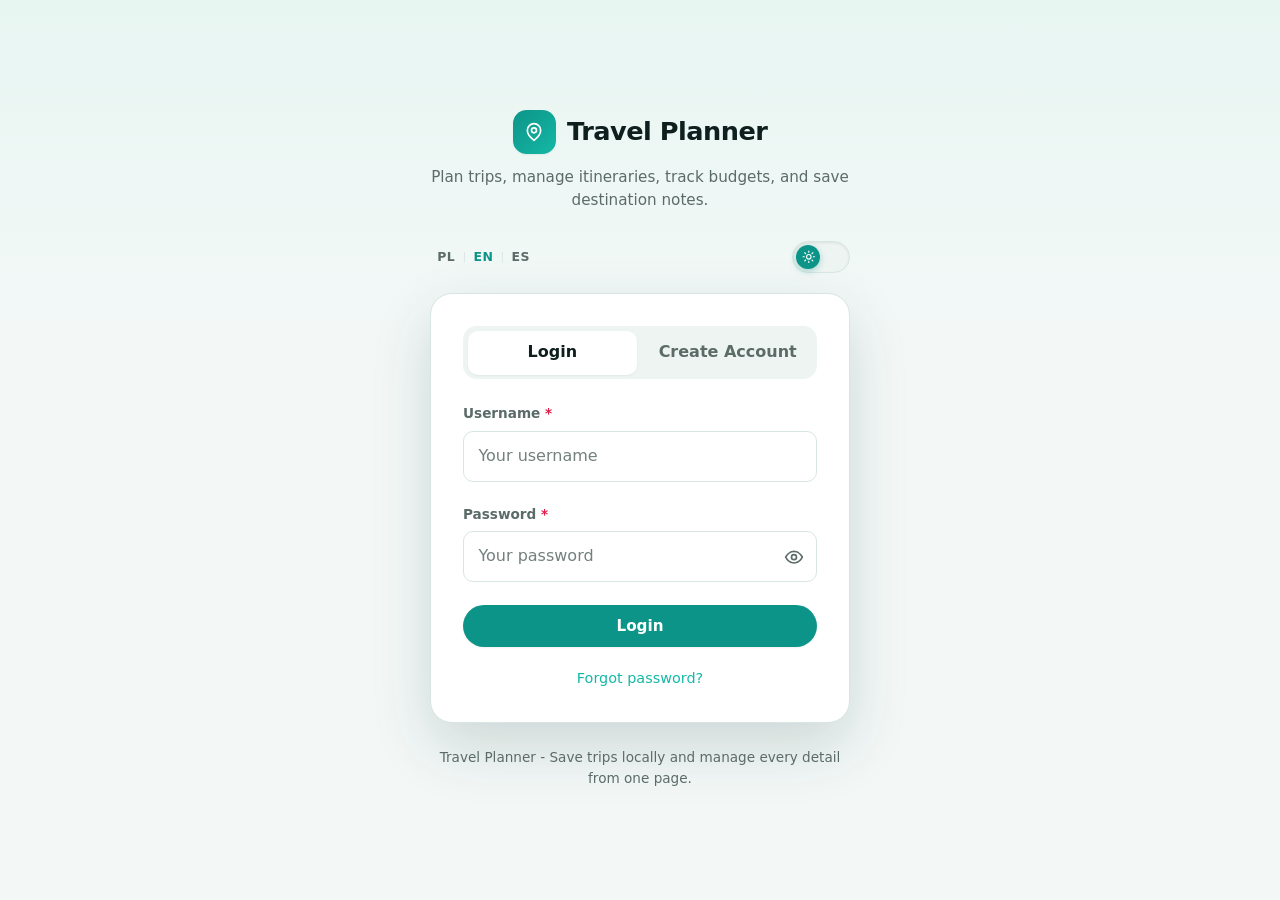
<file: src/main/resources/static/index.html>
<!DOCTYPE html>
<html lang="en">
  <head>
    <meta charset="UTF-8" />
    <meta name="viewport" content="width=device-width, initial-scale=1.0" />
    <title data-i18n="app.title">Travel Planner</title>
    <script>
      (function () {
        var stored = localStorage.getItem("theme");
        var dark =
          stored === "dark" ||
          (stored !== "light" &&
            window.matchMedia("(prefers-color-scheme: dark)").matches);
        document.documentElement.setAttribute("data-theme", dark ? "dark" : "light");
      })();
    </script>
    <link rel="stylesheet" href="css/styles.css?v=3" />
  </head>
  <body>
    <header class="navbar">
      <div class="container navbar-inner">
        <a class="brand" href="index.html">
          <span class="brand-mark">
            <svg class="icon" viewBox="0 0 24 24" fill="none" stroke="currentColor" stroke-width="2" stroke-linecap="round" stroke-linejoin="round">
              <path d="M20 10c0 6-8 12-8 12s-8-6-8-12a8 8 0 0 1 16 0Z" />
              <circle cx="12" cy="10" r="3" />
            </svg>
          </span>
          <span class="brand-text" data-i18n="app.title">Travel Planner</span>
        </a>

        <div class="nav-actions">
          <button id="theme-toggle" class="theme-toggle" type="button" data-theme-toggle data-i18n-title="theme.toggle" title="Toggle theme" aria-label="Toggle theme">
            <span class="theme-toggle-track">
              <span class="theme-toggle-thumb">
                <svg class="theme-toggle-icon theme-toggle-sun" viewBox="0 0 24 24" fill="none" stroke="currentColor" stroke-width="2" stroke-linecap="round" stroke-linejoin="round">
                  <circle cx="12" cy="12" r="4" />
                  <path d="M12 2v2M12 20v2M4.9 4.9l1.4 1.4M17.7 17.7l1.4 1.4M2 12h2M20 12h2M4.9 19.1l1.4-1.4M17.7 6.3l1.4-1.4" />
                </svg>
                <svg class="theme-toggle-icon theme-toggle-moon" viewBox="0 0 24 24" fill="none" stroke="currentColor" stroke-width="2" stroke-linecap="round" stroke-linejoin="round">
                  <path d="M21 12.8A9 9 0 1 1 11.2 3 7 7 0 0 0 21 12.8Z" />
                </svg>
              </span>
            </span>
          </button>

          <div id="language-switch" class="lang-switch">
            <button type="button" class="lang-btn" data-lang="pl">PL</button>
            <span class="lang-sep">|</span>
            <button type="button" class="lang-btn" data-lang="en">EN</button>
            <span class="lang-sep">|</span>
            <button type="button" class="lang-btn" data-lang="es">ES</button>
          </div>

          <span id="username-display" class="username-badge"></span>

          <a class="btn btn-secondary" href="account.html" data-i18n="header.settings">Settings</a>
          <button id="export-data-button" class="btn btn-secondary export-btn" type="button" data-i18n="header.exportTrips">Export Trips</button>
          <button id="logout-button" class="btn btn-ghost" type="button" data-i18n="header.logout">Logout</button>
        </div>
      </div>
    </header>

    <main class="container page">
      <!-- ============================ Dashboard ============================ -->
      <section id="dashboard-view">
        <div class="stats-grid">
          <div class="stat-card active" role="button" tabindex="0" data-filter="all">
            <span class="stat-icon">
              <svg class="icon" viewBox="0 0 24 24" fill="none" stroke="currentColor" stroke-width="2" stroke-linecap="round" stroke-linejoin="round">
                <path d="M20 10c0 6-8 12-8 12s-8-6-8-12a8 8 0 0 1 16 0Z" />
                <circle cx="12" cy="10" r="3" />
              </svg>
            </span>
            <div>
              <div id="stat-trips" class="stat-value">0</div>
              <div class="stat-label" data-i18n="dashboard.stats.totalTrips">Total trips</div>
            </div>
          </div>

          <div class="stat-card" role="button" tabindex="0" data-filter="upcoming">
            <span class="stat-icon">
              <svg class="icon" viewBox="0 0 24 24" fill="none" stroke="currentColor" stroke-width="2" stroke-linecap="round" stroke-linejoin="round">
                <rect x="3" y="4" width="18" height="18" rx="2" />
                <path d="M16 2v4M8 2v4M3 10h18" />
              </svg>
            </span>
            <div>
              <div id="stat-upcoming" class="stat-value">0</div>
              <div class="stat-label" data-i18n="dashboard.stats.upcoming">Upcoming</div>
            </div>
          </div>

          <div class="stat-card" role="button" tabindex="0" data-filter="past">
            <span class="stat-icon">
              <svg class="icon" viewBox="0 0 24 24" fill="none" stroke="currentColor" stroke-width="2" stroke-linecap="round" stroke-linejoin="round">
                <circle cx="12" cy="12" r="10" />
                <path d="M2 12h20M12 2a15.3 15.3 0 0 1 4 10 15.3 15.3 0 0 1-4 10 15.3 15.3 0 0 1-4-10 15.3 15.3 0 0 1 4-10Z" />
              </svg>
            </span>
            <div>
              <div id="stat-past" class="stat-value">0</div>
              <div class="stat-label" data-i18n="dashboard.stats.past">Past trips</div>
            </div>
          </div>
        </div>

        <div class="section-head">
          <h2 data-i18n="dashboard.yourTrips">Your Trips</h2>
          <button id="new-trip-button" class="btn btn-primary" type="button">
            <svg class="icon" viewBox="0 0 24 24" fill="none" stroke="currentColor" stroke-width="2" stroke-linecap="round" stroke-linejoin="round">
              <path d="M12 5v14M5 12h14" />
            </svg>
            <span data-i18n="dashboard.newTrip">New Trip</span>
          </button>
        </div>

        <div id="trips-empty" class="empty-state hidden">
          <svg class="icon empty-icon" viewBox="0 0 24 24" fill="none" stroke="currentColor" stroke-width="1.5" stroke-linecap="round" stroke-linejoin="round">
            <path d="M20 10c0 6-8 12-8 12s-8-6-8-12a8 8 0 0 1 16 0Z" />
            <circle cx="12" cy="10" r="3" />
          </svg>
          <h3 data-i18n="trip.noTrips">No trips created yet.</h3>
          <p data-i18n="trip.emptyDashboard">Create your first trip to see it on the dashboard.</p>
          <button id="empty-cta" class="btn btn-primary" type="button" data-i18n="trip.emptyCta">Create your first trip</button>
        </div>

        <div id="trips-list" class="trip-grid"></div>
      </section>

      <!-- ============================ Trip detail ============================ -->
      <section id="detail-view" class="hidden">
        <div class="detail-topbar">
          <button id="back-button" class="btn btn-secondary" type="button">
            <svg class="icon" viewBox="0 0 24 24" fill="none" stroke="currentColor" stroke-width="2" stroke-linecap="round" stroke-linejoin="round">
              <path d="M19 12H5M12 19l-7-7 7-7" />
            </svg>
            <span data-i18n="details.back">Back to dashboard</span>
          </button>
          <button id="edit-trip-button" class="btn btn-secondary" type="button">
            <svg class="icon" viewBox="0 0 24 24" fill="none" stroke="currentColor" stroke-width="2" stroke-linecap="round" stroke-linejoin="round">
              <path d="M12 20h9" />
              <path d="M16.5 3.5a2.121 2.121 0 0 1 3 3L7 19l-4 1 1-4Z" />
            </svg>
            <span data-i18n="details.editTrip">Edit Trip</span>
          </button>
          <button id="delete-trip-button" class="btn btn-danger" type="button">
            <svg class="icon" viewBox="0 0 24 24" fill="none" stroke="currentColor" stroke-width="2" stroke-linecap="round" stroke-linejoin="round">
              <path d="M3 6h18M8 6V4a2 2 0 0 1 2-2h4a2 2 0 0 1 2 2v2m3 0v14a2 2 0 0 1-2 2H7a2 2 0 0 1-2-2V6" />
            </svg>
            <span data-i18n="details.deleteTrip">Delete Trip</span>
          </button>
        </div>

        <div id="active-trip-card" class="detail-hero"></div>

        <div class="tabs" role="tablist">
          <button id="tab-itinerary" class="tab active" type="button" data-i18n="details.tabItinerary">Itinerary</button>
          <button id="tab-budget" class="tab" type="button" data-i18n="details.tabBudget">Budget</button>
          <button id="tab-destination" class="tab" type="button" data-i18n="details.tabDestination">Destination</button>
        </div>

        <!-- Itinerary tab -->
        <div id="panel-itinerary" class="tab-panel sub-grid">
          <div class="panel">
            <h3 data-i18n="itinerary.addNew">Add to Itinerary</h3>
            <form id="itinerary-form">
              <div class="field-row">
                <div class="field-group">
                  <label data-i18n="itinerary.day">Day</label>
                  <select id="itinerary-day" name="itineraryDay"></select>
                </div>
                <div class="field-group">
                  <label data-i18n="itinerary.time">Time</label>
                  <input id="itinerary-time" name="itineraryTime" type="time" required />
                </div>
              </div>
              <div class="field-group">
                <label data-i18n="itinerary.activity">Activity</label>
                <input id="itinerary-title" name="itineraryTitle" type="text" data-i18n-placeholder="itinerary.activityPlaceholder" placeholder="Museum visit, dinner, hike…" required />
              </div>
              <div class="field-group">
                <label data-i18n="itinerary.description">Description</label>
                <input id="itinerary-description" name="itineraryDescription" type="text" data-i18n-placeholder="itinerary.descriptionPlaceholder" placeholder="Add details for the activity" />
              </div>
              <button type="submit" class="btn btn-primary btn-full" data-i18n="itinerary.addItem">Add Itinerary Item</button>
            </form>
          </div>
          <div class="panel">
            <h3 data-i18n="itinerary.title">Itinerary</h3>
            <div id="itinerary-list" class="list-group"></div>
          </div>
        </div>

        <!-- Budget tab -->
        <div id="panel-budget" class="tab-panel sub-grid hidden">
          <div class="panel">
            <h3 data-i18n="budget.title">Budget Tracker</h3>
            <div class="budget-summary">
              <span class="budget-label" data-i18n="budget.label">Budget</span>
              <span id="budget-total" class="budget-value">0</span>
            </div>
            <div class="progress">
              <div id="budget-progress" class="progress-fill"></div>
            </div>
            <div class="budget-details">
              <span id="budget-spent">Spent: 0</span>
              <span id="budget-remaining">Remaining: 0</span>
            </div>
            <div id="budget-reporting-equivalent" class="currency-conversion"></div>
            <div id="category-breakdown" class="category-breakdown hidden">
              <h4 data-i18n="budget.categoryBreakdown">Spending by category</h4>
              <div id="category-breakdown-list" class="category-breakdown-list"></div>
            </div>
          </div>
          <div class="panel">
            <h3 data-i18n="expense.addNew">Add Expense</h3>
            <form id="expense-form">
              <div class="field-group">
                <label data-i18n="expense.category">Category</label>
                <select id="expense-category" name="expenseCategory">
                  <option value="Accommodation" data-i18n="expense.categoryAccommodation">Accommodation</option>
                  <option value="Food" data-i18n="expense.categoryFood">Food</option>
                  <option value="Transport" data-i18n="expense.categoryTransport">Transport</option>
                  <option value="Activities" data-i18n="expense.categoryActivities">Activities</option>
                  <option value="Misc" data-i18n="expense.categoryMisc">Misc</option>
                </select>
              </div>
              <div class="field-group">
                <label data-i18n="expense.amount">Amount</label>
                <input id="expense-amount" name="expenseAmount" type="number" min="0" step="0.01" required />
              </div>
              <div class="field-group">
                <label data-i18n="expense.description">Description</label>
                <input id="expense-description" name="expenseDescription" type="text" data-i18n-placeholder="expense.descriptionPlaceholder" placeholder="Hotel, lunch, metro ticket…" />
              </div>
              <button type="submit" class="btn btn-primary btn-full" data-i18n="expense.addExpense">Add Expense</button>
            </form>
            <h3 style="margin-top: 1.5rem" data-i18n="expense.history">Expenses</h3>
            <div id="expense-list" class="list-group"></div>
          </div>
        </div>

        <!-- Destination tab -->
        <div id="panel-destination" class="tab-panel hidden">
          <div class="panel">
            <h3 data-i18n="destination.title">Destination Information</h3>
            <div class="button-row" style="margin-bottom: 1.25rem">
              <button id="load-destination-info" class="btn btn-secondary" type="button" data-i18n="destination.loadInfo">Load Recommended Info</button>
              <button id="save-notes-button" class="btn btn-secondary" type="button" data-i18n="destination.saveNotes">Save Notes</button>
            </div>
            <div class="destination-card">
              <div class="destination-info-grid">
                <div>
                  <h4 data-i18n="destination.weather">Weather</h4>
                  <p id="destination-weather">N/A</p>
                </div>
                <div>
                  <h4 data-i18n="destination.currency">Currency</h4>
                  <p id="destination-currency">N/A</p>
                </div>
                <div>
                  <h4 data-i18n="destination.tips">Tips</h4>
                  <p id="destination-tips">N/A</p>
                </div>
              </div>
              <div class="field-group" style="margin-bottom: 0">
                <label data-i18n="destination.notes">Traveler Notes</label>
                <textarea id="destination-notes" rows="4" data-i18n-placeholder="destination.notesPlaceholder" placeholder="Add packing notes, reminders, or local tips"></textarea>
              </div>
            </div>
          </div>
        </div>
      </section>
    </main>

    <footer class="site-footer">
      <p data-i18n="app.footer">Travel Planner - Save trips locally and manage every detail from one page.</p>
    </footer>

    <!-- New Trip modal -->
    <div id="trip-modal" class="modal-backdrop">
      <div class="modal" role="dialog" aria-modal="true" aria-labelledby="trip-modal-title">
        <div class="modal-header">
          <h2 id="trip-modal-title" data-i18n="trip.newTrip">Create a New Trip</h2>
          <button id="close-trip-modal" class="btn-icon" type="button" aria-label="Close">
            <svg class="icon" viewBox="0 0 24 24" fill="none" stroke="currentColor" stroke-width="2" stroke-linecap="round" stroke-linejoin="round">
              <path d="M18 6 6 18M6 6l12 12" />
            </svg>
          </button>
        </div>
        <form id="trip-form">
          <div class="modal-body">
            <div id="trip-form-error" class="form-error" role="alert" hidden></div>
            <div class="field-group">
              <label data-i18n="trip.name">Trip Name</label>
              <input id="trip-name" name="tripName" type="text" data-i18n-placeholder="trip.namePlaceholder" placeholder="Weekend in Paris" required />
            </div>
            <div class="field-row">
              <div class="field-group">
                <label data-i18n="trip.country">Country</label>
                <div class="searchable-select" id="country-select-wrapper">
                  <input id="country-search" type="text" data-i18n-placeholder="trip.countryPlaceholder" placeholder="Search country..." autocomplete="off" required />
                  <input type="hidden" id="trip-country" name="tripCountry" />
                  <div class="searchable-select-dropdown" id="country-dropdown"></div>
                </div>
              </div>
              <div class="field-group">
                <label data-i18n="trip.destination">Destination</label>
                <input id="destination" name="destination" type="text" data-i18n-placeholder="trip.destinationPlaceholder" placeholder="Destination city or region" required />
              </div>
            </div>
            <div class="field-row">
              <div class="field-group">
                <label data-i18n="trip.startDate">Start Date</label>
                <input id="start-date" name="startDate" type="date" required />
              </div>
              <div class="field-group">
                <label data-i18n="trip.endDate">End Date</label>
                <input id="end-date" name="endDate" type="date" required />
              </div>
            </div>
            <div class="field-row">
              <div class="field-group">
                <label data-i18n="trip.budget">Budget</label>
                <input id="budget" name="budget" type="number" min="0" value="0" required />
              </div>
              <div class="field-group">
                <label data-i18n="trip.currency">Currency</label>
                <select id="trip-currency" name="currency"></select>
              </div>
            </div>
            <div class="field-group">
              <label data-i18n="trip.notes">Destination Notes</label>
              <textarea id="notes" name="notes" rows="3" data-i18n-placeholder="trip.notesPlaceholder" placeholder="Add travel tips, packing reminders, or notes"></textarea>
            </div>
          </div>
          <div class="modal-footer">
            <button type="button" id="cancel-trip-button" class="btn btn-secondary" data-i18n="trip.cancel">Cancel</button>
            <button type="submit" class="btn btn-primary" data-i18n="trip.addTrip">Add Trip</button>
          </div>
        </form>
      </div>
    </div>

    <!-- Confirm modal -->
    <div id="confirm-modal" class="modal-backdrop">
      <div class="modal modal-small" role="dialog" aria-modal="true" aria-labelledby="confirm-message" style="width: min(420px, 100%)">
        <div class="modal-body" style="padding: 1.75rem">
          <p id="confirm-message" style="font-size: 1.05rem; font-weight: 600"></p>
        </div>
        <div class="modal-footer">
          <button id="confirm-cancel" class="btn btn-secondary" type="button" data-i18n="common.cancel">Cancel</button>
          <button id="confirm-ok" class="btn btn-danger" type="button" data-i18n="delete.confirmButton">Delete</button>
        </div>
      </div>
    </div>

    <div id="toast-container" class="toast-container"></div>

    <script src="js/i18n.js?v=4"></script>
    <script src="js/theme.js?v=4"></script>
    <script src="js/app.js?v=4"></script>
  </body>
</html>
</file>
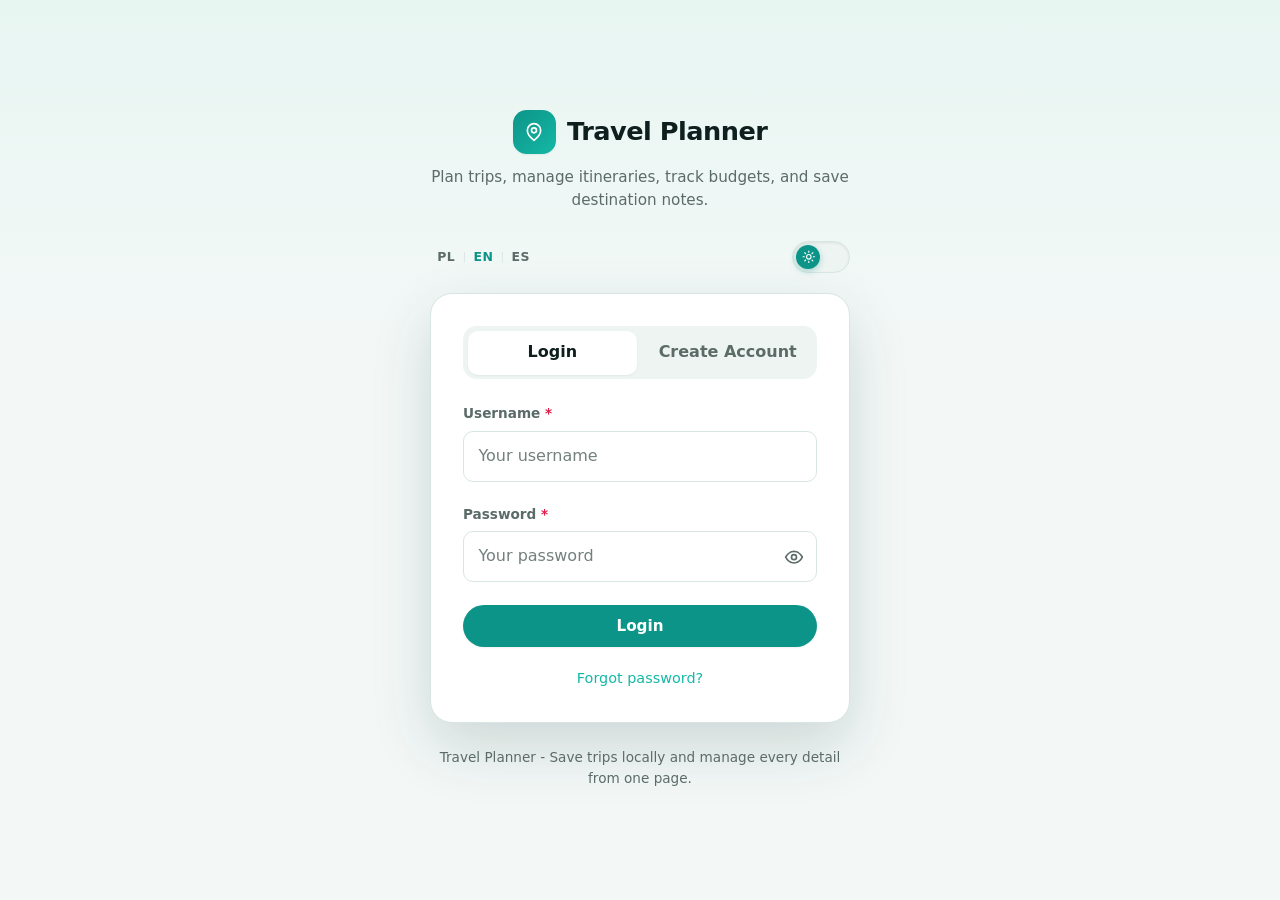
<file: src/main/resources/static/account.html>
<!DOCTYPE html>
<html lang="en">
  <head>
    <meta charset="UTF-8" />
    <meta name="viewport" content="width=device-width, initial-scale=1.0" />
    <title data-i18n="account.title">Travel Planner - Account Settings</title>
    <script>
      (function () {
        var stored = localStorage.getItem("theme");
        var dark =
          stored === "dark" ||
          (stored !== "light" &&
            window.matchMedia("(prefers-color-scheme: dark)").matches);
        document.documentElement.setAttribute("data-theme", dark ? "dark" : "light");
      })();
    </script>
    <link rel="stylesheet" href="css/styles.css?v=5" />
  </head>
  <body>
    <header class="navbar">
      <div class="container navbar-inner">
        <a class="brand" href="index.html">
          <span class="brand-mark">
            <svg class="icon" viewBox="0 0 24 24" fill="none" stroke="currentColor" stroke-width="2" stroke-linecap="round" stroke-linejoin="round">
              <path d="M20 10c0 6-8 12-8 12s-8-6-8-12a8 8 0 0 1 16 0Z" />
              <circle cx="12" cy="10" r="3" />
            </svg>
          </span>
          <span class="brand-text" data-i18n="app.title">Travel Planner</span>
        </a>

        <div class="nav-actions">
          <button id="theme-toggle" class="theme-toggle" type="button" data-theme-toggle data-i18n-title="theme.toggle" title="Toggle theme" aria-label="Toggle theme">
            <span class="theme-toggle-track">
              <span class="theme-toggle-thumb">
                <svg class="theme-toggle-icon theme-toggle-sun" viewBox="0 0 24 24" fill="none" stroke="currentColor" stroke-width="2" stroke-linecap="round" stroke-linejoin="round">
                  <circle cx="12" cy="12" r="4" />
                  <path d="M12 2v2M12 20v2M4.9 4.9l1.4 1.4M17.7 17.7l1.4 1.4M2 12h2M20 12h2M4.9 19.1l1.4-1.4M17.7 6.3l1.4-1.4" />
                </svg>
                <svg class="theme-toggle-icon theme-toggle-moon" viewBox="0 0 24 24" fill="none" stroke="currentColor" stroke-width="2" stroke-linecap="round" stroke-linejoin="round">
                  <path d="M21 12.8A9 9 0 1 1 11.2 3 7 7 0 0 0 21 12.8Z" />
                </svg>
              </span>
            </span>
          </button>

          <div id="language-switch" class="lang-switch">
            <button type="button" class="lang-btn" data-lang="pl">PL</button>
            <span class="lang-sep">|</span>
            <button type="button" class="lang-btn" data-lang="en">EN</button>
            <span class="lang-sep">|</span>
            <button type="button" class="lang-btn" data-lang="es">ES</button>
          </div>

          <span id="username-display" class="username-badge"></span>

          <a class="btn btn-secondary" href="index.html" data-i18n="account.back">Back to dashboard</a>
          <button id="logout-button" class="btn btn-ghost" type="button" data-i18n="header.logout">Logout</button>
        </div>
      </div>
    </header>

    <main class="container page">
      <div class="settings-header">
        <h1 class="settings-title" data-i18n="account.title">Account Settings</h1>
        <p class="settings-subtitle" data-i18n="account.subtitle">Manage your profile, appearance, travel preferences and security.</p>
      </div>

      <div id="account-message" class="auth-error hidden"></div>

      <div class="settings-layout">
        <nav class="settings-nav" aria-label="Settings sections">
          <button class="settings-nav-item active" type="button" data-pane="profile">
            <svg class="icon" viewBox="0 0 24 24" fill="none" stroke="currentColor" stroke-width="2" stroke-linecap="round" stroke-linejoin="round"><circle cx="12" cy="8" r="4"/><path d="M4 21c0-4 3.6-6 8-6s8 2 8 6"/></svg>
            <span data-i18n="account.nav.profile">Profile</span>
          </button>
          <button class="settings-nav-item" type="button" data-pane="appearance">
            <svg class="icon" viewBox="0 0 24 24" fill="none" stroke="currentColor" stroke-width="2" stroke-linecap="round" stroke-linejoin="round"><circle cx="12" cy="12" r="4"/><path d="M12 2v2M12 20v2M4.9 4.9l1.4 1.4M17.7 17.7l1.4 1.4M2 12h2M20 12h2M4.9 19.1l1.4-1.4M17.7 6.3l1.4-1.4"/></svg>
            <span data-i18n="account.nav.appearance">Appearance</span>
          </button>
          <button class="settings-nav-item" type="button" data-pane="travel">
            <svg class="icon" viewBox="0 0 24 24" fill="none" stroke="currentColor" stroke-width="2" stroke-linecap="round" stroke-linejoin="round"><path d="M20 10c0 6-8 12-8 12s-8-6-8-12a8 8 0 0 1 16 0Z"/><circle cx="12" cy="10" r="3"/></svg>
            <span data-i18n="account.nav.travel">Travel</span>
          </button>
          <button class="settings-nav-item" type="button" data-pane="security">
            <svg class="icon" viewBox="0 0 24 24" fill="none" stroke="currentColor" stroke-width="2" stroke-linecap="round" stroke-linejoin="round"><rect x="4" y="10" width="16" height="11" rx="2"/><path d="M8 10V7a4 4 0 0 1 8 0v3"/></svg>
            <span data-i18n="account.nav.security">Security</span>
          </button>
        </nav>

        <div class="settings-panel">
          <!-- Profile -->
          <section class="settings-pane active" data-pane="profile">
            <h2 class="settings-pane-title" data-i18n="account.profileTitle">Profile</h2>
            <p class="settings-pane-desc" data-i18n="account.profileDesc">Your account identity. The username is fixed at registration.</p>
            <form id="profile-form" class="auth-form">
              <div class="field-group">
                <label for="profile-username"><span data-i18n="auth.username">Username</span></label>
                <input id="profile-username" name="username" type="text" disabled />
              </div>
              <div class="field-group">
                <label for="profile-email"><span data-i18n="auth.email">Email</span> <span class="required">*</span></label>
                <input id="profile-email" name="email" type="email" data-i18n-placeholder="auth.emailPlaceholder" placeholder="your@email.com" required />
              </div>
              <button type="submit" class="btn btn-primary" data-i18n="account.saveProfile">Save Profile</button>
            </form>
          </section>

          <!-- Appearance -->
          <section class="settings-pane" data-pane="appearance">
            <h2 class="settings-pane-title" data-i18n="account.nav.appearance">Appearance</h2>
            <p class="settings-pane-desc" data-i18n="account.appearanceDesc">Choose how Travel Planner looks and the interface language.</p>
            <div class="field-group">
              <span class="settings-field-label" data-i18n="account.theme">Theme</span>
              <div class="settings-segment" role="radiogroup" aria-label="Theme">
                <button class="settings-segment-btn" type="button" data-theme-value="light" data-i18n="account.theme.light">Light</button>
                <button class="settings-segment-btn" type="button" data-theme-value="dark" data-i18n="account.theme.dark">Dark</button>
                <button class="settings-segment-btn" type="button" data-theme-value="system" data-i18n="account.theme.system">System</button>
              </div>
            </div>
            <div class="field-group">
              <label for="profile-language"><span data-i18n="account.language">Language</span></label>
              <select id="profile-language" name="language">
                <option value="en" data-i18n="lang.en">English</option>
                <option value="pl" data-i18n="lang.pl">Polski</option>
                <option value="es" data-i18n="lang.es">Español</option>
              </select>
            </div>
          </section>

          <!-- Travel -->
          <section class="settings-pane" data-pane="travel">
            <h2 class="settings-pane-title" data-i18n="account.nav.travel">Travel</h2>
            <p class="settings-pane-desc" data-i18n="account.travelDesc">Preferences applied when you create new trips.</p>
            <div class="field-group">
              <label for="default-currency"><span data-i18n="account.defaultCurrency">Default currency</span></label>
              <select id="default-currency" name="currency"></select>
              <span class="settings-hint" data-i18n="account.defaultCurrencyHint">Used as the initial currency for new trips. You can still change it per trip.</span>
            </div>
            <button id="save-travel-button" class="btn btn-primary" type="button" data-i18n="account.savePreferences">Save Preferences</button>
          </section>

          <!-- Security -->
          <section class="settings-pane" data-pane="security">
            <h2 class="settings-pane-title" data-i18n="account.passwordTitle">Change Password</h2>
            <p class="settings-pane-desc" data-i18n="account.passwordDesc">Update your password. You'll stay logged in with a new session.</p>
            <form id="password-form" class="auth-form">
              <div class="field-group">
                <label for="current-password"><span data-i18n="account.currentPassword">Current password</span> <span class="required">*</span></label>
                <div class="password-wrap">
                  <input id="current-password" name="currentPassword" type="password" data-i18n-placeholder="account.currentPasswordPlaceholder" placeholder="Enter current password" required />
                  <button class="password-toggle" type="button" data-toggle-target="current-password" data-i18n-title="auth.showPassword" title="Show password" aria-label="Show password">
                    <svg class="icon" viewBox="0 0 24 24" fill="none" stroke="currentColor" stroke-width="2" stroke-linecap="round" stroke-linejoin="round">
                      <path d="M2 12s3.5-7 10-7 10 7 10 7-3.5 7-10 7-10-7-10-7Z" />
                      <circle cx="12" cy="12" r="3" />
                    </svg>
                  </button>
                </div>
              </div>
              <div class="field-group">
                <label for="new-password"><span data-i18n="account.newPassword">New password</span> <span class="required">*</span></label>
                <div class="password-wrap">
                  <input id="new-password" name="newPassword" type="password" data-i18n-placeholder="account.newPasswordPlaceholder" placeholder="Choose a new password" required />
                  <button class="password-toggle" type="button" data-toggle-target="new-password" data-i18n-title="auth.showPassword" title="Show password" aria-label="Show password">
                    <svg class="icon" viewBox="0 0 24 24" fill="none" stroke="currentColor" stroke-width="2" stroke-linecap="round" stroke-linejoin="round">
                      <path d="M2 12s3.5-7 10-7 10 7 10 7-3.5 7-10 7-10-7-10-7Z" />
                      <circle cx="12" cy="12" r="3" />
                    </svg>
                  </button>
                </div>
              </div>
              <div class="field-group">
                <label for="confirm-password"><span data-i18n="account.confirmPassword">Confirm new password</span> <span class="required">*</span></label>
                <div class="password-wrap">
                  <input id="confirm-password" name="confirmPassword" type="password" data-i18n-placeholder="account.confirmPasswordPlaceholder" placeholder="Repeat the new password" required />
                  <button class="password-toggle" type="button" data-toggle-target="confirm-password" data-i18n-title="auth.showPassword" title="Show password" aria-label="Show password">
                    <svg class="icon" viewBox="0 0 24 24" fill="none" stroke="currentColor" stroke-width="2" stroke-linecap="round" stroke-linejoin="round">
                      <path d="M2 12s3.5-7 10-7 10 7 10 7-3.5 7-10 7-10-7-10-7Z" />
                      <circle cx="12" cy="12" r="3" />
                    </svg>
                  </button>
                </div>
              </div>
              <button type="submit" class="btn btn-primary" data-i18n="account.changePassword">Change Password</button>
            </form>

            <div class="danger-zone">
              <h3 class="danger-zone-title" data-i18n="account.dangerTitle">Danger Zone</h3>
              <p data-i18n="account.deleteDescription" class="danger-zone-desc">Deleting your account permanently removes all your trips, itinerary items and expenses.</p>
              <button id="delete-account-button" class="btn btn-danger" type="button" data-i18n="account.deleteAccount">Delete Account</button>
            </div>
          </section>
        </div>
      </div>
    </main>

    <div id="confirm-modal" class="modal-backdrop">
      <div class="modal modal-small" role="dialog" aria-modal="true" aria-labelledby="confirm-message" style="width: min(420px, 100%)">
        <div class="modal-body" style="padding: 1.75rem">
          <p id="confirm-message" style="font-size: 1.05rem; font-weight: 600"></p>
        </div>
        <div class="modal-footer">
          <button id="confirm-cancel" class="btn btn-secondary" type="button" data-i18n="common.cancel">Cancel</button>
          <button id="confirm-ok" class="btn btn-danger" type="button" data-i18n="delete.confirmButton">Delete</button>
        </div>
      </div>
    </div>

    <script src="js/i18n.js?v=5"></script>
    <script src="js/theme.js?v=5"></script>
    <script src="js/account.js?v=5"></script>
  </body>
</html>
</file>
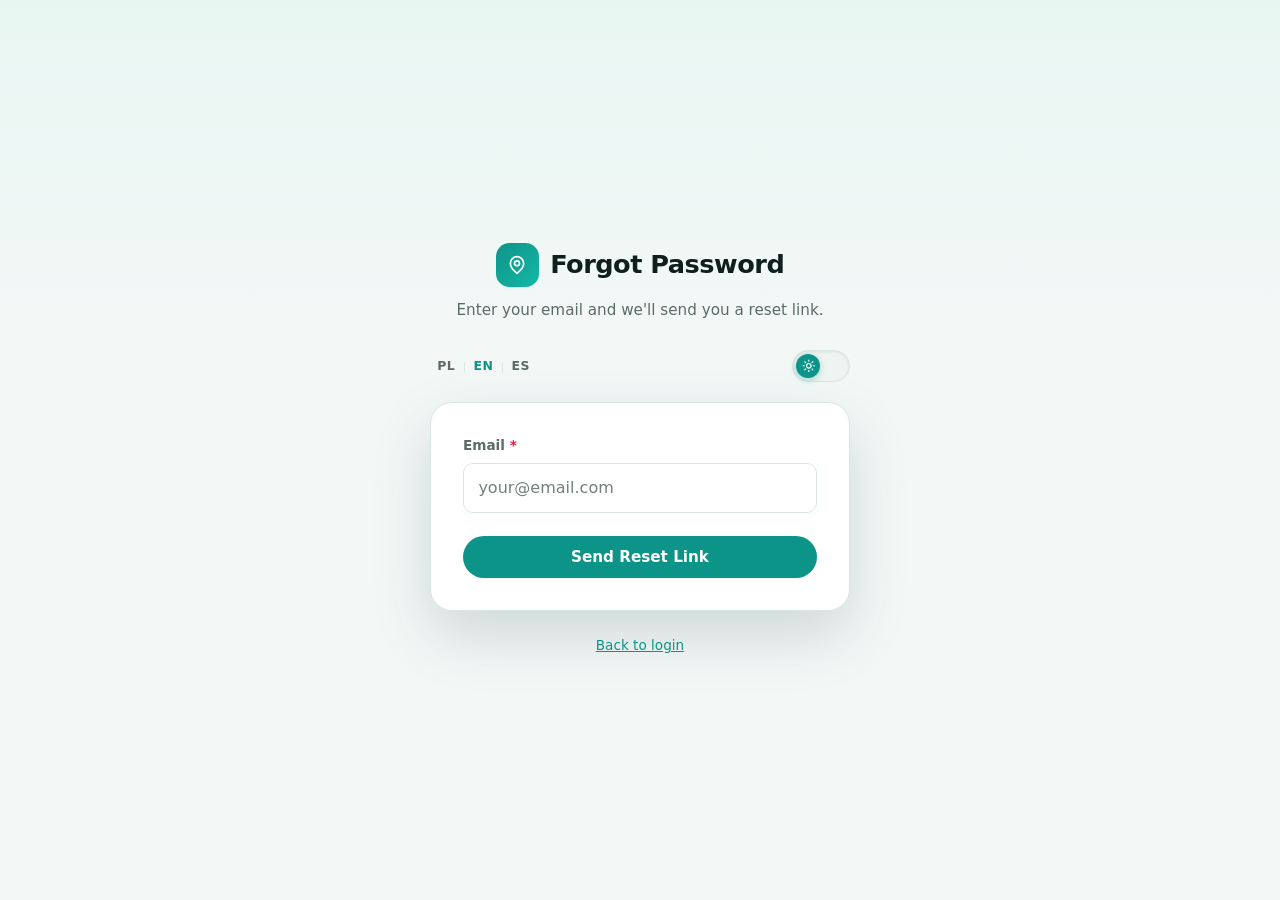
<file: src/main/resources/static/forgot-password.html>
<!DOCTYPE html>
<html lang="en">
  <head>
    <meta charset="UTF-8" />
    <meta name="viewport" content="width=device-width, initial-scale=1.0" />
    <title data-i18n="forgot.title">Travel Planner - Forgot Password</title>
    <script>
      (function () {
        var stored = localStorage.getItem("theme");
        var dark =
          stored === "dark" ||
          (stored !== "light" &&
            window.matchMedia("(prefers-color-scheme: dark)").matches);
        document.documentElement.setAttribute("data-theme", dark ? "dark" : "light");
      })();
    </script>
    <link rel="stylesheet" href="css/styles.css?v=4" />
  </head>
  <body class="auth-body">
    <div class="auth-container">
      <div class="auth-brand">
        <span class="brand-mark">
          <svg class="icon" viewBox="0 0 24 24" fill="none" stroke="currentColor" stroke-width="2" stroke-linecap="round" stroke-linejoin="round">
            <path d="M20 10c0 6-8 12-8 12s-8-6-8-12a8 8 0 0 1 16 0Z" />
            <circle cx="12" cy="10" r="3" />
          </svg>
        </span>
        <h1 data-i18n="forgot.title">Forgot Password</h1>
      </div>
      <p class="auth-subtitle" data-i18n="forgot.subtitle">Enter your email and we'll send you a reset link.</p>

      <div class="auth-top-actions">
        <div id="language-switch" class="lang-switch">
          <button type="button" class="lang-btn" data-lang="pl">PL</button>
          <span class="lang-sep">|</span>
          <button type="button" class="lang-btn" data-lang="en">EN</button>
          <span class="lang-sep">|</span>
          <button type="button" class="lang-btn" data-lang="es">ES</button>
        </div>
        <button id="theme-toggle" class="theme-toggle" type="button" data-theme-toggle data-i18n-title="theme.toggle" title="Toggle theme" aria-label="Toggle theme">
          <span class="theme-toggle-track">
            <span class="theme-toggle-thumb">
              <svg class="theme-toggle-icon theme-toggle-sun" viewBox="0 0 24 24" fill="none" stroke="currentColor" stroke-width="2" stroke-linecap="round" stroke-linejoin="round">
                <circle cx="12" cy="12" r="4" />
                <path d="M12 2v2M12 20v2M4.9 4.9l1.4 1.4M17.7 17.7l1.4 1.4M2 12h2M20 12h2M4.9 19.1l1.4-1.4M17.7 6.3l1.4-1.4" />
              </svg>
              <svg class="theme-toggle-icon theme-toggle-moon" viewBox="0 0 24 24" fill="none" stroke="currentColor" stroke-width="2" stroke-linecap="round" stroke-linejoin="round">
                <path d="M21 12.8A9 9 0 1 1 11.2 3 7 7 0 0 0 21 12.8Z" />
              </svg>
            </span>
          </span>
        </button>
      </div>

      <div class="auth-card">
        <div id="forgot-message" class="auth-error hidden"></div>

        <form id="forgot-form" class="auth-form">
          <div class="field-group">
            <label for="forgot-email"><span data-i18n="auth.email">Email</span> <span class="required">*</span></label>
            <input id="forgot-email" name="email" type="email" data-i18n-placeholder="auth.emailPlaceholder" placeholder="your@email.com" required />
          </div>
          <button type="submit" class="btn btn-primary btn-full" data-i18n="forgot.send">Send Reset Link</button>
        </form>
      </div>

      <p class="auth-footer">
        <a href="login.html" data-i18n="forgot.backToLogin">Back to login</a>
      </p>
    </div>

    <script src="js/i18n.js?v=4"></script>
    <script src="js/theme.js?v=4"></script>
    <script src="js/forgot-password.js?v=4"></script>
  </body>
</html>
</file>
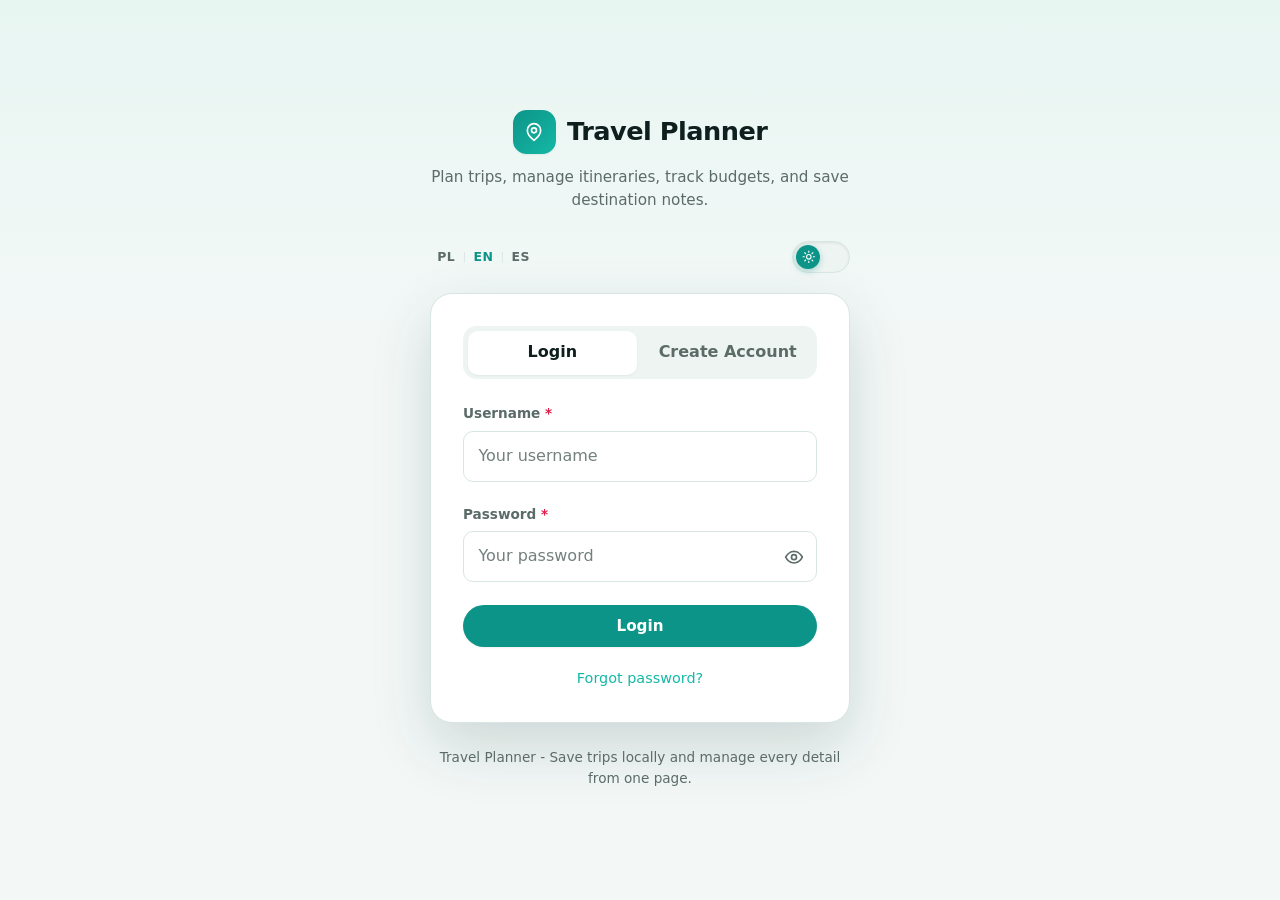
<file: src/main/resources/static/login.html>
<!DOCTYPE html>
<html lang="en">
  <head>
    <meta charset="UTF-8" />
    <meta name="viewport" content="width=device-width, initial-scale=1.0" />
    <title data-i18n="app.title">Travel Planner - Login</title>
    <script>
      (function () {
        var stored = localStorage.getItem("theme");
        var dark =
          stored === "dark" ||
          (stored !== "light" &&
            window.matchMedia("(prefers-color-scheme: dark)").matches);
        document.documentElement.setAttribute("data-theme", dark ? "dark" : "light");
      })();
    </script>
    <link rel="stylesheet" href="css/styles.css?v=3" />
  </head>
  <body class="auth-body">
    <div class="auth-container">
      <div class="auth-brand">
        <span class="brand-mark">
          <svg class="icon" viewBox="0 0 24 24" fill="none" stroke="currentColor" stroke-width="2" stroke-linecap="round" stroke-linejoin="round">
            <path d="M20 10c0 6-8 12-8 12s-8-6-8-12a8 8 0 0 1 16 0Z" />
            <circle cx="12" cy="10" r="3" />
          </svg>
        </span>
        <h1 data-i18n="app.title">Travel Planner</h1>
      </div>
      <p class="auth-subtitle" data-i18n="app.subtitle">Plan trips, manage itineraries, track budgets, and save destination notes.</p>

      <div class="auth-top-actions">
        <div id="language-switch" class="lang-switch">
          <button type="button" class="lang-btn" data-lang="pl">PL</button>
          <span class="lang-sep">|</span>
          <button type="button" class="lang-btn" data-lang="en">EN</button>
          <span class="lang-sep">|</span>
          <button type="button" class="lang-btn" data-lang="es">ES</button>
        </div>
        <button id="theme-toggle" class="theme-toggle" type="button" data-theme-toggle data-i18n-title="theme.toggle" title="Toggle theme" aria-label="Toggle theme">
          <span class="theme-toggle-track">
            <span class="theme-toggle-thumb">
              <svg class="theme-toggle-icon theme-toggle-sun" viewBox="0 0 24 24" fill="none" stroke="currentColor" stroke-width="2" stroke-linecap="round" stroke-linejoin="round">
                <circle cx="12" cy="12" r="4" />
                <path d="M12 2v2M12 20v2M4.9 4.9l1.4 1.4M17.7 17.7l1.4 1.4M2 12h2M20 12h2M4.9 19.1l1.4-1.4M17.7 6.3l1.4-1.4" />
              </svg>
              <svg class="theme-toggle-icon theme-toggle-moon" viewBox="0 0 24 24" fill="none" stroke="currentColor" stroke-width="2" stroke-linecap="round" stroke-linejoin="round">
                <path d="M21 12.8A9 9 0 1 1 11.2 3 7 7 0 0 0 21 12.8Z" />
              </svg>
            </span>
          </span>
        </button>
      </div>

      <div class="auth-card">
        <div class="auth-tabs">
          <button id="tab-login" class="auth-tab active" type="button" data-i18n="auth.loginTab">Login</button>
          <button id="tab-register" class="auth-tab" type="button" data-i18n="auth.registerTab">Create Account</button>
        </div>

        <div id="auth-error" class="auth-error hidden"></div>

        <form id="login-form" class="auth-form">
          <div class="field-group">
            <label for="login-username"><span data-i18n="auth.username">Username</span> <span class="required">*</span></label>
            <input id="login-username" name="username" type="text" data-i18n-placeholder="auth.usernamePlaceholder" placeholder="Your username" required />
          </div>
          <div class="field-group">
            <label for="login-password"><span data-i18n="auth.password">Password</span> <span class="required">*</span></label>
            <div class="password-wrap">
              <input id="login-password" name="password" type="password" data-i18n-placeholder="auth.passwordPlaceholder" placeholder="Your password" required />
              <button class="password-toggle" type="button" data-toggle-target="login-password" data-i18n-title="auth.showPassword" title="Show password" aria-label="Show password">
                <svg class="icon" viewBox="0 0 24 24" fill="none" stroke="currentColor" stroke-width="2" stroke-linecap="round" stroke-linejoin="round">
                  <path d="M2 12s3.5-7 10-7 10 7 10 7-3.5 7-10 7-10-7-10-7Z" />
                  <circle cx="12" cy="12" r="3" />
                </svg>
              </button>
            </div>
          </div>
          <button type="submit" class="btn btn-primary btn-full" data-i18n="auth.loginButton">Login</button>
          <div class="auth-form-link">
            <a href="forgot-password.html" data-i18n="forgot.linkText">Forgot password?</a>
          </div>
        </form>

        <form id="register-form" class="auth-form hidden">
          <div class="field-group">
            <label for="register-username"><span data-i18n="auth.username">Username</span> <span class="required">*</span></label>
            <input id="register-username" name="username" type="text" data-i18n-placeholder="auth.registerUsernamePlaceholder" placeholder="Choose a username" required />
          </div>
          <div class="field-group">
            <label for="register-email"><span data-i18n="auth.email">Email</span> <span class="required">*</span></label>
            <input id="register-email" name="email" type="email" data-i18n-placeholder="auth.emailPlaceholder" placeholder="your@email.com" required />
          </div>
          <div class="field-group">
            <label for="register-password"><span data-i18n="auth.password">Password</span> <span class="required">*</span></label>
            <div class="password-wrap">
              <input id="register-password" name="password" type="password" data-i18n-placeholder="auth.registerPasswordPlaceholder" placeholder="Choose a password" required />
              <button class="password-toggle" type="button" data-toggle-target="register-password" data-i18n-title="auth.showPassword" title="Show password" aria-label="Show password">
                <svg class="icon" viewBox="0 0 24 24" fill="none" stroke="currentColor" stroke-width="2" stroke-linecap="round" stroke-linejoin="round">
                  <path d="M2 12s3.5-7 10-7 10 7 10 7-3.5 7-10 7-10-7-10-7Z" />
                  <circle cx="12" cy="12" r="3" />
                </svg>
              </button>
            </div>
          </div>
          <button type="submit" class="btn btn-primary btn-full" data-i18n="auth.registerButton">Create Account</button>
        </form>
      </div>

      <p class="auth-footer" data-i18n="app.footer">Travel Planner - Save trips locally and manage every detail from one page.</p>
    </div>

    <script src="js/i18n.js?v=3"></script>
    <script src="js/theme.js?v=3"></script>
    <script src="js/auth.js?v=3"></script>
  </body>
</html>
</file>
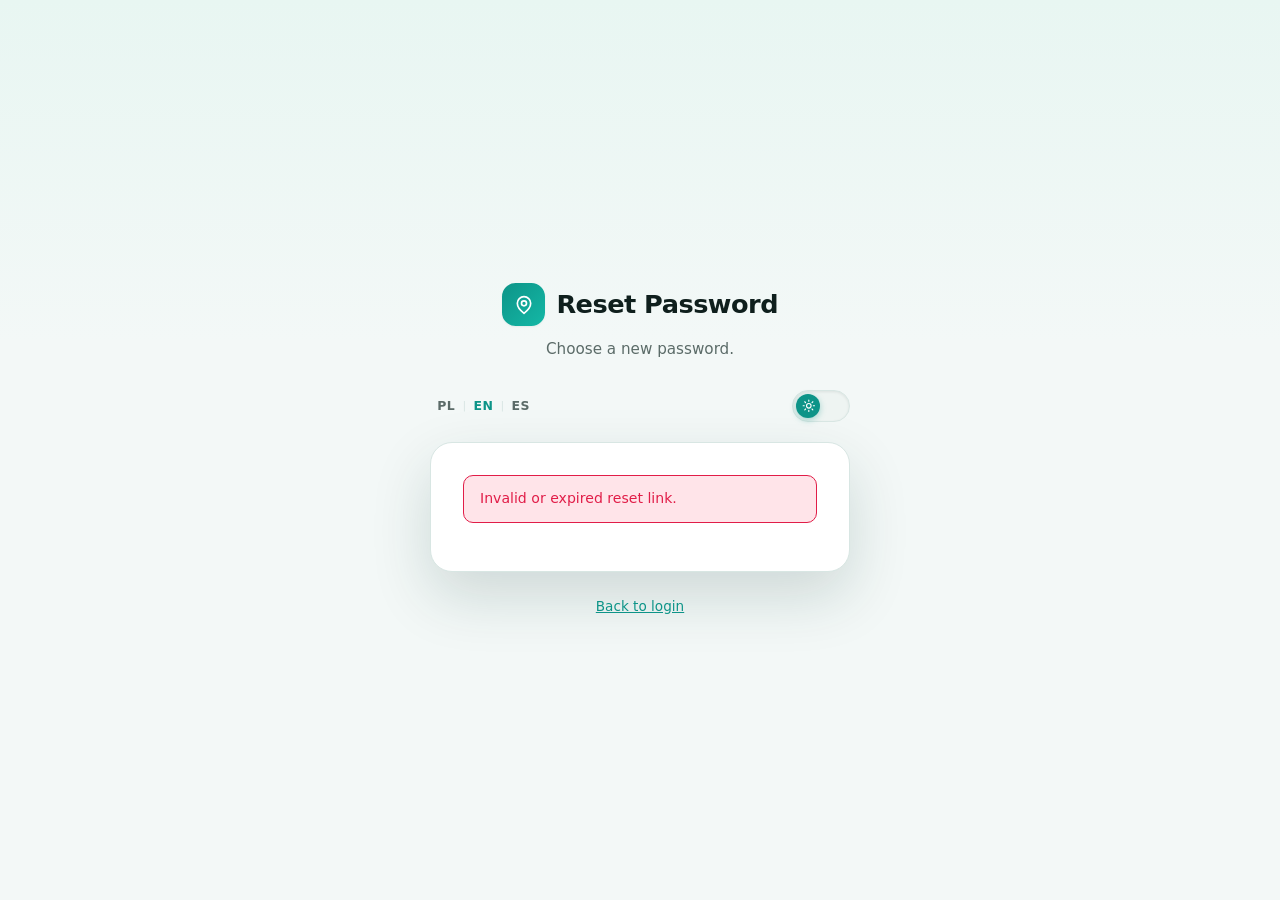
<file: src/main/resources/static/reset-password.html>
<!DOCTYPE html>
<html lang="en">
  <head>
    <meta charset="UTF-8" />
    <meta name="viewport" content="width=device-width, initial-scale=1.0" />
    <title data-i18n="reset.title">Travel Planner - Reset Password</title>
    <script>
      (function () {
        var stored = localStorage.getItem("theme");
        var dark =
          stored === "dark" ||
          (stored !== "light" &&
            window.matchMedia("(prefers-color-scheme: dark)").matches);
        document.documentElement.setAttribute("data-theme", dark ? "dark" : "light");
      })();
    </script>
    <link rel="stylesheet" href="css/styles.css?v=4" />
  </head>
  <body class="auth-body">
    <div class="auth-container">
      <div class="auth-brand">
        <span class="brand-mark">
          <svg class="icon" viewBox="0 0 24 24" fill="none" stroke="currentColor" stroke-width="2" stroke-linecap="round" stroke-linejoin="round">
            <path d="M20 10c0 6-8 12-8 12s-8-6-8-12a8 8 0 0 1 16 0Z" />
            <circle cx="12" cy="10" r="3" />
          </svg>
        </span>
        <h1 data-i18n="reset.title">Reset Password</h1>
      </div>
      <p class="auth-subtitle" data-i18n="reset.subtitle">Choose a new password.</p>

      <div class="auth-top-actions">
        <div id="language-switch" class="lang-switch">
          <button type="button" class="lang-btn" data-lang="pl">PL</button>
          <span class="lang-sep">|</span>
          <button type="button" class="lang-btn" data-lang="en">EN</button>
          <span class="lang-sep">|</span>
          <button type="button" class="lang-btn" data-lang="es">ES</button>
        </div>
        <button id="theme-toggle" class="theme-toggle" type="button" data-theme-toggle data-i18n-title="theme.toggle" title="Toggle theme" aria-label="Toggle theme">
          <span class="theme-toggle-track">
            <span class="theme-toggle-thumb">
              <svg class="theme-toggle-icon theme-toggle-sun" viewBox="0 0 24 24" fill="none" stroke="currentColor" stroke-width="2" stroke-linecap="round" stroke-linejoin="round">
                <circle cx="12" cy="12" r="4" />
                <path d="M12 2v2M12 20v2M4.9 4.9l1.4 1.4M17.7 17.7l1.4 1.4M2 12h2M20 12h2M4.9 19.1l1.4-1.4M17.7 6.3l1.4-1.4" />
              </svg>
              <svg class="theme-toggle-icon theme-toggle-moon" viewBox="0 0 24 24" fill="none" stroke="currentColor" stroke-width="2" stroke-linecap="round" stroke-linejoin="round">
                <path d="M21 12.8A9 9 0 1 1 11.2 3 7 7 0 0 0 21 12.8Z" />
              </svg>
            </span>
          </span>
        </button>
      </div>

      <div class="auth-card">
        <div id="reset-message" class="auth-error hidden"></div>

        <form id="reset-form" class="auth-form">
          <div class="field-group">
            <label for="new-password"><span data-i18n="reset.newPassword">New password</span> <span class="required">*</span></label>
            <div class="password-wrap">
              <input id="new-password" name="newPassword" type="password" data-i18n-placeholder="account.newPasswordPlaceholder" placeholder="Choose a new password" required />
              <button class="password-toggle" type="button" data-toggle-target="new-password" data-i18n-title="auth.showPassword" title="Show password" aria-label="Show password">
                <svg class="icon" viewBox="0 0 24 24" fill="none" stroke="currentColor" stroke-width="2" stroke-linecap="round" stroke-linejoin="round">
                  <path d="M2 12s3.5-7 10-7 10 7 10 7-3.5 7-10 7-10-7-10-7Z" />
                  <circle cx="12" cy="12" r="3" />
                </svg>
              </button>
            </div>
          </div>
          <div class="field-group">
            <label for="confirm-password"><span data-i18n="reset.confirmPassword">Confirm new password</span> <span class="required">*</span></label>
            <div class="password-wrap">
              <input id="confirm-password" name="confirmPassword" type="password" data-i18n-placeholder="account.confirmPasswordPlaceholder" placeholder="Repeat the new password" required />
              <button class="password-toggle" type="button" data-toggle-target="confirm-password" data-i18n-title="auth.showPassword" title="Show password" aria-label="Show password">
                <svg class="icon" viewBox="0 0 24 24" fill="none" stroke="currentColor" stroke-width="2" stroke-linecap="round" stroke-linejoin="round">
                  <path d="M2 12s3.5-7 10-7 10 7 10 7-3.5 7-10 7-10-7-10-7Z" />
                  <circle cx="12" cy="12" r="3" />
                </svg>
              </button>
            </div>
          </div>
          <button type="submit" class="btn btn-primary btn-full" data-i18n="reset.submit">Reset Password</button>
        </form>
      </div>

      <p class="auth-footer">
        <a href="login.html" data-i18n="reset.backToLogin">Back to login</a>
      </p>
    </div>

    <script src="js/i18n.js?v=4"></script>
    <script src="js/theme.js?v=4"></script>
    <script src="js/reset-password.js?v=4"></script>
  </body>
</html>
</file>
<file: src/main/resources/static/css/styles.css>
/* ============================================================
   Travel Planner — Design System
   Teal brand · light & dark themes
   ============================================================ */

:root {
  --font: "Inter", system-ui, -apple-system, BlinkMacSystemFont, "Segoe UI",
    Roboto, sans-serif;

  /* Brand — teal */
  --primary: #0d9488;
  --primary-strong: #0f766e;
  --primary-soft: #ccfbf1;
  --primary-ghost: #f0fdfa;
  --accent: #14b8a6;

  /* Neutrals (light) */
  --bg: #f3f8f7;
  --bg-gradient: linear-gradient(180deg, #e8f6f2 0%, #f3f8f7 38%, #f3f8f7 100%);
  --surface: #ffffff;
  --surface-2: #eef4f2;
  --surface-3: #e2ece9;
  --text: #0f1f1d;
  --muted: #5b6b68;
  --border: #d8e6e3;

  /* Status */
  --danger: #e11d48;
  --danger-soft: #ffe4e9;
  --warning: #d97706;
  --warning-soft: #fef3c7;
  --success: #059669;
  --success-soft: #d1fae5;

  /* Effects */
  --focus-ring: rgba(13, 148, 136, 0.25);
  --shadow-sm: 0 1px 2px rgba(15, 55, 50, 0.06);
  --shadow-md: 0 8px 24px rgba(15, 55, 50, 0.08);
  --shadow-lg: 0 24px 60px rgba(15, 55, 50, 0.16);

  /* Shape */
  --radius: 14px;
  --radius-sm: 10px;
  --radius-lg: 22px;
  --radius-pill: 999px;

  /* Layout */
  --header-h: 68px;
  --content-max: 1180px;
}

[data-theme="dark"] {
  --primary: #2dd4bf;
  --primary-strong: #5eead4;
  --primary-soft: #0b3a36;
  --primary-ghost: #0d2624;
  --accent: #2dd4bf;

  --bg: #0a1420;
  --bg-gradient: linear-gradient(180deg, #0b2a2a 0%, #0a1420 42%, #0a1420 100%);
  --surface: #0f1d2b;
  --surface-2: #152636;
  --surface-3: #1b3042;
  --text: #e7f1ef;
  --muted: #8ea3a0;
  --border: #203549;

  --danger: #fb7185;
  --danger-soft: #3a1220;
  --warning: #fbbf24;
  --warning-soft: #33250a;
  --success: #34d399;
  --success-soft: #0a2e22;

  --focus-ring: rgba(45, 212, 191, 0.3);
  --shadow-sm: 0 1px 2px rgba(0, 0, 0, 0.4);
  --shadow-md: 0 8px 24px rgba(0, 0, 0, 0.4);
  --shadow-lg: 0 24px 60px rgba(0, 0, 0, 0.55);
}

/* ============================================================
   Base
   ============================================================ */

* {
  box-sizing: border-box;
}

html,
body {
  margin: 0;
  min-height: 100%;
}

body {
  font-family: var(--font);
  line-height: 1.55;
  background: var(--bg);
  background-image: var(--bg-gradient);
  background-attachment: fixed;
  color: var(--text);
  -webkit-font-smoothing: antialiased;
  text-rendering: optimizeLegibility;
}

img {
  max-width: 100%;
  display: block;
}

button,
input,
select,
textarea {
  font: inherit;
  color: inherit;
}

h1,
h2,
h3,
h4,
p {
  margin: 0;
}

a {
  color: var(--primary);
}

.hidden {
  display: none !important;
}

.container {
  width: min(var(--content-max), calc(100% - 2.5rem));
  margin: 0 auto;
}

.icon {
  width: 1.25rem;
  height: 1.25rem;
  flex-shrink: 0;
}

/* ============================================================
   Buttons
   ============================================================ */

.btn {
  display: inline-flex;
  align-items: center;
  justify-content: center;
  gap: 0.5rem;
  border: 1px solid transparent;
  border-radius: var(--radius-pill);
  cursor: pointer;
  padding: 0.7rem 1.15rem;
  font-weight: 600;
  font-size: 0.95rem;
  line-height: 1.2;
  white-space: nowrap;
  transition: transform 0.15s ease, box-shadow 0.15s ease,
    background-color 0.15s ease, border-color 0.15s ease, color 0.15s ease;
}

.btn:active {
  transform: translateY(0);
}

.btn:focus-visible {
  outline: 3px solid var(--focus-ring);
  outline-offset: 2px;
}

.btn-primary {
  background: var(--primary);
  color: #fff;
  box-shadow: var(--shadow-sm);
}

[data-theme="dark"] .btn-primary {
  color: #06201d;
}

.btn-primary:hover {
  background: var(--primary-strong);
  box-shadow: var(--shadow-md);
}

.btn-secondary {
  background: var(--surface-2);
  border-color: var(--border);
  color: var(--text);
}

.btn-secondary:hover {
  background: var(--surface-3);
}

.btn-ghost {
  background: transparent;
  color: var(--muted);
}

.btn-ghost:hover {
  background: var(--surface-2);
  color: var(--text);
}

.btn-danger {
  background: var(--danger);
  color: #fff;
}

.btn-danger:hover {
  filter: brightness(1.05);
  box-shadow: var(--shadow-md);
}

.btn-icon {
  width: 2.4rem;
  height: 2.4rem;
  padding: 0;
  border-radius: var(--radius-pill);
  background: var(--surface-2);
  border-color: var(--border);
  color: var(--text);
}

.btn-icon:hover {
  background: var(--surface-3);
}

.btn-full {
  width: 100%;
}

/* ============================================================
   Forms
   ============================================================ */

.field-group {
  display: flex;
  flex-direction: column;
  gap: 0.4rem;
  margin-bottom: 1rem;
}

.field-group label {
  font-size: 0.85rem;
  font-weight: 600;
  color: var(--muted);
}

.field-row {
  display: grid;
  grid-template-columns: repeat(2, minmax(0, 1fr));
  gap: 1rem;
}

input,
select,
textarea {
  width: 100%;
  border: 1px solid var(--border);
  border-radius: var(--radius-sm);
  background: var(--surface);
  padding: 0.75rem 0.9rem;
  color: var(--text);
  transition: border-color 0.15s ease, box-shadow 0.15s ease,
    background-color 0.15s ease;
}

input::placeholder,
textarea::placeholder {
  color: var(--muted);
  opacity: 0.85;
}

input:focus,
select:focus,
textarea:focus {
  outline: none;
  border-color: var(--primary);
  box-shadow: 0 0 0 4px var(--focus-ring);
}

textarea {
  resize: vertical;
  min-height: 4.5rem;
}

select {
  appearance: none;
  background-image: url("data:image/svg+xml,%3Csvg xmlns='http://www.w3.org/2000/svg' width='16' height='16' fill='none' stroke='%235b6b68' stroke-width='2' stroke-linecap='round' stroke-linejoin='round'%3E%3Cpath d='M4 6l4 4 4-4'/%3E%3C/svg%3E");
  background-repeat: no-repeat;
  background-position: right 0.8rem center;
  padding-right: 2.4rem;
}

.button-row {
  display: flex;
  gap: 0.75rem;
  flex-wrap: wrap;
  margin-top: 0.5rem;
}

.required {
  color: var(--danger);
}

/* ============================================================
   Searchable select (country)
   ============================================================ */

.searchable-select {
  position: relative;
}

.searchable-select-dropdown {
  position: absolute;
  top: 100%;
  left: 0;
  right: 0;
  z-index: 200;
  max-height: 220px;
  overflow-y: auto;
  background: var(--surface);
  border: 1px solid var(--border);
  border-radius: var(--radius-sm);
  box-shadow: var(--shadow-lg);
  margin-top: 6px;
  display: none;
}

.searchable-select-dropdown.open {
  display: block;
}

.searchable-select-option {
  padding: 0.7rem 1rem;
  cursor: pointer;
  transition: background 0.1s ease;
  font-size: 0.95rem;
}

.searchable-select-option:hover,
.searchable-select-option.highlighted {
  background: var(--primary-soft);
}

.searchable-select-option.selected {
  font-weight: 600;
  color: var(--primary);
}

.searchable-select-empty {
  padding: 0.7rem 1rem;
  color: var(--muted);
  font-size: 0.95rem;
}

/* ============================================================
   Navbar
   ============================================================ */

.navbar {
  position: sticky;
  top: 0;
  z-index: 300;
  height: var(--header-h);
  background: color-mix(in srgb, var(--surface) 82%, transparent);
  backdrop-filter: saturate(180%) blur(14px);
  border-bottom: 1px solid var(--border);
}

.navbar-inner {
  height: var(--header-h);
  display: flex;
  align-items: center;
  justify-content: space-between;
  gap: 1rem;
}

.brand {
  display: flex;
  align-items: center;
  gap: 0.65rem;
  text-decoration: none;
  color: var(--text);
}

.brand-mark {
  width: 2.3rem;
  height: 2.3rem;
  display: grid;
  place-items: center;
  border-radius: 0.7rem;
  background: linear-gradient(135deg, var(--primary) 0%, var(--accent) 100%);
  color: #fff;
  box-shadow: var(--shadow-sm);
}

.brand-text {
  font-weight: 800;
  font-size: 1.15rem;
  letter-spacing: -0.02em;
}

.nav-actions {
  display: flex;
  align-items: center;
  gap: 0.75rem;
}

.nav-divider {
  width: 1px;
  height: 1.6rem;
  background: var(--border);
  margin: 0 0.25rem;
}

.username-badge {
  font-weight: 600;
  color: var(--primary);
  padding: 0.4rem 0.8rem;
  background: var(--primary-soft);
  border-radius: var(--radius-pill);
  font-size: 0.88rem;
  white-space: nowrap;
}

.lang-switch {
  display: flex;
  align-items: center;
  gap: 0;
  flex-shrink: 0;
}

.lang-btn {
  background: none;
  border: none;
  padding: 0.25rem 0.45rem;
  font-size: 0.78rem;
  font-weight: 600;
  letter-spacing: 0.04em;
  color: var(--muted);
  cursor: pointer;
  border-radius: var(--radius-sm);
  transition: color 0.2s ease, background 0.2s ease;
  line-height: 1;
}

.lang-btn:hover {
  color: var(--text);
  background: var(--surface-2);
}

.lang-btn.active {
  color: var(--primary);
}

.lang-sep {
  color: var(--border);
  font-size: 0.7rem;
  user-select: none;
  line-height: 1;
}

/* Theme toggle */
.theme-toggle {
  position: relative;
  width: 3.6rem;
  height: 2rem;
  padding: 0;
  border: none;
  border-radius: var(--radius-pill);
  background: transparent;
  cursor: pointer;
  -webkit-tap-highlight-color: transparent;
}

.theme-toggle:focus-visible {
  outline: 2px solid var(--primary);
  outline-offset: 2px;
}

.theme-toggle-track {
  display: flex;
  align-items: center;
  width: 100%;
  height: 100%;
  border-radius: var(--radius-pill);
  background: var(--surface-2);
  border: 1.5px solid var(--border);
  box-shadow: inset 0 1px 3px rgba(0, 0, 0, 0.08);
  transition: background 0.4s ease, border-color 0.4s ease, box-shadow 0.4s ease;
}

[data-theme="dark"] .theme-toggle-track {
  background: #1e293b;
  border-color: #334155;
  box-shadow: inset 0 1px 3px rgba(0, 0, 0, 0.3),
    0 0 12px rgba(45, 212, 191, 0.15);
}

.theme-toggle:hover .theme-toggle-track {
  border-color: var(--primary);
  box-shadow: 0 0 0 3px var(--focus-ring), inset 0 1px 3px rgba(0, 0, 0, 0.08);
}

[data-theme="dark"] .theme-toggle:hover .theme-toggle-track {
  box-shadow: 0 0 0 3px var(--focus-ring),
    inset 0 1px 3px rgba(0, 0, 0, 0.3),
    0 0 16px rgba(45, 212, 191, 0.25);
}

.theme-toggle-thumb {
  position: absolute;
  top: 4px;
  left: 4px;
  display: flex;
  align-items: center;
  justify-content: center;
  width: 1.5rem;
  height: 1.5rem;
  border-radius: 50%;
  background: var(--primary);
  box-shadow: 0 2px 6px rgba(13, 148, 136, 0.35);
  transition: transform 0.45s cubic-bezier(0.4, 0, 0.2, 1),
    background 0.4s ease, box-shadow 0.4s ease;
}

[data-theme="dark"] .theme-toggle-thumb {
  transform: translateX(1.55rem);
  background: #2dd4bf;
  box-shadow: 0 2px 8px rgba(45, 212, 191, 0.45),
    0 0 12px rgba(45, 212, 191, 0.2);
}

.theme-toggle-icon {
  width: 0.85rem;
  height: 0.85rem;
  position: absolute;
  transition: opacity 0.35s ease, transform 0.45s cubic-bezier(0.4, 0, 0.2, 1);
}

.theme-toggle-sun {
  opacity: 1;
  transform: rotate(0deg) scale(1);
  stroke: #fff;
}

.theme-toggle-moon {
  opacity: 0;
  transform: rotate(-90deg) scale(0.5);
  stroke: #fff;
}

[data-theme="dark"] .theme-toggle-sun {
  opacity: 0;
  transform: rotate(90deg) scale(0.5);
}

[data-theme="dark"] .theme-toggle-moon {
  opacity: 1;
  transform: rotate(0deg) scale(1);
}

/* ============================================================
   Dashboard
   ============================================================ */

.page {
  padding: 2rem 0 3rem;
}

.stats-grid {
  display: grid;
  grid-template-columns: repeat(3, minmax(0, 1fr));
  gap: 1rem;
  margin-bottom: 2rem;
}

.stat-card {
  background: var(--surface);
  border: 1px solid var(--border);
  border-radius: var(--radius);
  padding: 1.25rem 1.4rem;
  box-shadow: var(--shadow-sm);
  display: flex;
  align-items: center;
  gap: 1rem;
  width: 100%;
  text-align: left;
  cursor: pointer;
  transition: border-color 0.15s ease, box-shadow 0.15s ease, transform 0.15s ease;
}

.stat-card:hover {
  border-color: var(--primary);
  transform: translateY(-2px);
  box-shadow: var(--shadow-md);
}

.stat-card.active {
  border-color: var(--primary);
  box-shadow: 0 0 0 3px var(--focus-ring);
}

.stat-card:focus-visible {
  outline: 3px solid var(--focus-ring);
  outline-offset: 2px;
}

.stat-icon {
  width: 2.9rem;
  height: 2.9rem;
  display: grid;
  place-items: center;
  border-radius: 0.85rem;
  background: var(--primary-ghost);
  color: var(--primary);
}

.stat-value {
  font-size: 1.7rem;
  font-weight: 800;
  line-height: 1.1;
  letter-spacing: -0.02em;
}

.stat-label {
  color: var(--muted);
  font-size: 0.88rem;
  font-weight: 500;
}

.section-head {
  display: flex;
  align-items: center;
  justify-content: space-between;
  gap: 1rem;
  margin-bottom: 1.25rem;
}

.section-head h2 {
  font-size: 1.4rem;
  font-weight: 800;
  letter-spacing: -0.02em;
}

.trip-grid {
  display: grid;
  grid-template-columns: repeat(auto-fill, minmax(300px, 1fr));
  gap: 1.25rem;
}

.trip-card {
  background: var(--surface);
  border: 1px solid var(--border);
  border-radius: var(--radius);
  padding: 1.35rem;
  box-shadow: var(--shadow-sm);
  display: flex;
  flex-direction: column;
  gap: 1rem;
  transition: transform 0.16s ease, box-shadow 0.16s ease, border-color 0.16s ease;
  cursor: pointer;
}

.trip-card:hover {
  transform: translateY(-3px);
  box-shadow: var(--shadow-md);
  border-color: var(--primary);
}

.trip-card-title h3 {
  font-size: 1.1rem;
  font-weight: 700;
  letter-spacing: -0.01em;
}

.trip-card-title p {
  color: var(--muted);
  font-size: 0.9rem;
  margin-top: 0.15rem;
}

.trip-card-meta {
  display: flex;
  align-items: center;
  gap: 0.5rem;
  color: var(--muted);
  font-size: 0.85rem;
}

.trip-card-meta .icon {
  width: 1rem;
  height: 1rem;
  color: var(--primary);
}

.trip-card-budget {
  display: flex;
  flex-direction: column;
  gap: 0.5rem;
}

.progress {
  height: 0.6rem;
  background: var(--surface-3);
  border-radius: var(--radius-pill);
  overflow: hidden;
}

.progress-fill {
  height: 100%;
  border-radius: var(--radius-pill);
  background: linear-gradient(90deg, var(--primary) 0%, var(--accent) 100%);
  transition: width 0.4s ease;
}

.progress-fill.over {
  background: var(--danger);
}

.budget-line {
  display: flex;
  justify-content: space-between;
  font-size: 0.82rem;
  color: var(--muted);
}

.budget-line strong {
  color: var(--text);
}

/* Empty state */
.empty-state {
  text-align: center;
  padding: 3rem 1.5rem;
  border: 1.5px dashed var(--border);
  border-radius: var(--radius-lg);
  color: var(--muted);
}

.empty-state .empty-icon {
  width: 3.4rem;
  height: 3.4rem;
  margin: 0 auto 1rem;
  color: var(--primary);
}

.empty-state h3 {
  color: var(--text);
  font-size: 1.15rem;
  margin-bottom: 0.4rem;
}

.empty-state p {
  max-width: 24rem;
  margin: 0 auto 1.25rem;
}

/* ============================================================
   Modal
   ============================================================ */

body.modal-open {
  overflow: hidden;
}

.modal-backdrop {
  position: fixed;
  inset: 0;
  z-index: 400;
  background: rgba(8, 20, 18, 0.5);
  backdrop-filter: blur(4px);
  display: grid;
  place-items: center;
  padding: 1.25rem;
  opacity: 0;
  pointer-events: none;
  transition: opacity 0.2s ease;
}

.modal-backdrop.open {
  opacity: 1;
  pointer-events: auto;
}

.modal {
  width: min(560px, 100%);
  max-height: 92vh;
  overflow-y: auto;
  background: var(--surface);
  border: 1px solid var(--border);
  border-radius: var(--radius-lg);
  box-shadow: var(--shadow-lg);
  transform: translateY(12px) scale(0.98);
  transition: transform 0.2s ease;
}

.modal-backdrop.open .modal {
  transform: translateY(0) scale(1);
}

.modal-header {
  display: flex;
  align-items: center;
  justify-content: space-between;
  gap: 1rem;
  padding: 1.4rem 1.5rem;
  border-bottom: 1px solid var(--border);
}

.modal-header h2 {
  font-size: 1.2rem;
  font-weight: 800;
  letter-spacing: -0.01em;
}

.modal-body {
  padding: 1.5rem;
}

.modal-footer {
  display: flex;
  gap: 0.75rem;
  justify-content: flex-end;
  padding: 1.25rem 1.5rem;
  border-top: 1px solid var(--border);
}

/* ============================================================
   Trip detail
   ============================================================ */

.detail-topbar {
  display: flex;
  align-items: center;
  justify-content: space-between;
  gap: 1rem;
  margin-bottom: 1.5rem;
}

.detail-hero {
  background: linear-gradient(135deg, var(--primary) 0%, var(--accent) 100%);
  border-radius: var(--radius-lg);
  padding: 1.75rem 1.75rem;
  color: #fff;
  box-shadow: var(--shadow-md);
}

[data-theme="dark"] .detail-hero {
  color: #06201d;
}

.detail-hero h2 {
  font-size: 1.7rem;
  font-weight: 800;
  letter-spacing: -0.02em;
}

.detail-hero .hero-sub {
  margin-top: 0.3rem;
  font-size: 1rem;
  opacity: 0.92;
}

.detail-hero-meta {
  display: flex;
  flex-wrap: wrap;
  gap: 1.4rem;
  margin-top: 1.25rem;
}

.hero-meta-item {
  display: flex;
  align-items: center;
  gap: 0.5rem;
  font-size: 0.92rem;
  font-weight: 600;
}

.hero-meta-item .icon {
  width: 1.1rem;
  height: 1.1rem;
  opacity: 0.9;
}

.tabs {
  display: flex;
  gap: 0.4rem;
  margin: 1.5rem 0 1.25rem;
  border-bottom: 1px solid var(--border);
  overflow-x: auto;
}

.tab {
  border: none;
  background: transparent;
  color: var(--muted);
  font-weight: 600;
  font-size: 0.95rem;
  padding: 0.7rem 1.1rem;
  cursor: pointer;
  border-bottom: 2px solid transparent;
  margin-bottom: -1px;
  white-space: nowrap;
  transition: color 0.15s ease, border-color 0.15s ease;
}

.tab:hover {
  color: var(--text);
}

.tab.active {
  color: var(--primary);
  border-bottom-color: var(--primary);
}

.tab-panel {
  animation: fadeIn 0.25s ease;
}

@keyframes fadeIn {
  from {
    opacity: 0;
    transform: translateY(6px);
  }
  to {
    opacity: 1;
    transform: translateY(0);
  }
}

.panel {
  background: var(--surface);
  border: 1px solid var(--border);
  border-radius: var(--radius);
  padding: 1.5rem;
  box-shadow: var(--shadow-sm);
}

.panel h3 {
  font-size: 1.05rem;
  font-weight: 700;
  margin-bottom: 1rem;
}

.sub-grid {
  display: grid;
  grid-template-columns: minmax(0, 0.9fr) minmax(0, 1.1fr);
  gap: 1.25rem;
}

.list-group {
  display: grid;
  gap: 0.8rem;
}

.list-item {
  background: var(--surface-2);
  border: 1px solid var(--border);
  border-radius: var(--radius-sm);
  padding: 0.9rem 1rem;
  display: flex;
  align-items: flex-start;
  justify-content: space-between;
  gap: 1rem;
}

.list-item-body {
  min-width: 0;
}

.list-item-title {
  font-weight: 700;
  font-size: 0.95rem;
}

.list-item-sub {
  color: var(--muted);
  font-size: 0.85rem;
  margin-top: 0.15rem;
}

.list-item .btn {
  flex-shrink: 0;
}

.empty-line {
  color: var(--muted);
  font-size: 0.9rem;
  text-align: center;
  padding: 1.25rem;
  border: 1.5px dashed var(--border);
  border-radius: var(--radius-sm);
}

.budget-summary {
  display: flex;
  align-items: baseline;
  justify-content: space-between;
  margin-bottom: 0.6rem;
}

.budget-value {
  font-size: 1.8rem;
  font-weight: 800;
  letter-spacing: -0.02em;
}

.budget-label {
  color: var(--muted);
  font-size: 0.9rem;
}

.budget-details {
  display: flex;
  justify-content: space-between;
  gap: 1rem;
  margin: 0.8rem 0 1.25rem;
  font-size: 0.9rem;
  color: var(--muted);
}

.currency-conversion {
  color: var(--muted);
  font-size: 0.82rem;
}

.category-breakdown {
  margin-top: 1.25rem;
  border-top: 1px solid var(--border);
  padding-top: 1rem;
}

.category-breakdown h4 {
  font-size: 0.85rem;
  color: var(--muted);
  font-weight: 600;
  margin-bottom: 0.75rem;
}

.category-breakdown-list {
  display: grid;
  gap: 0.9rem;
}

.category-row-head {
  display: flex;
  align-items: baseline;
  justify-content: space-between;
  gap: 0.75rem;
  font-size: 0.88rem;
  margin-bottom: 0.3rem;
}

.category-row-name {
  font-weight: 600;
}

.category-row-amount {
  color: var(--muted);
  text-align: right;
}

.category-progress {
  height: 0.5rem;
}

.category-row-pct {
  font-size: 0.78rem;
  color: var(--muted);
  text-align: right;
  margin-top: 0.2rem;
}

.destination-card {
  border: 1px solid var(--border);
  border-radius: var(--radius);
  padding: 1.25rem;
  background: var(--surface-2);
}

.destination-info-grid {
  display: grid;
  grid-template-columns: repeat(3, minmax(100px, 1fr));
  gap: 1rem;
  margin-bottom: 1.25rem;
}

.destination-info-grid h4 {
  font-size: 0.85rem;
  color: var(--muted);
  margin-bottom: 0.3rem;
}

.destination-info-grid p {
  color: var(--text);
  font-weight: 600;
}

/* ============================================================
   Toasts
   ============================================================ */

.toast-container {
  position: fixed;
  bottom: 1.25rem;
  right: 1.25rem;
  z-index: 500;
  display: flex;
  flex-direction: column;
  gap: 0.6rem;
  max-width: min(360px, calc(100vw - 2.5rem));
}

.toast {
  display: flex;
  align-items: center;
  gap: 0.6rem;
  padding: 0.85rem 1.1rem;
  border-radius: var(--radius);
  background: var(--surface);
  border: 1px solid var(--border);
  border-left: 4px solid var(--primary);
  box-shadow: var(--shadow-lg);
  font-size: 0.92rem;
  font-weight: 600;
  opacity: 0;
  transform: translateY(8px);
  transition: opacity 0.25s ease, transform 0.25s ease;
}

.toast.show {
  opacity: 1;
  transform: translateY(0);
}

.toast-success {
  border-left-color: var(--success);
}

.toast-error {
  border-left-color: var(--danger);
}

/* ============================================================
   Auth
   ============================================================ */

.auth-body {
  display: flex;
  align-items: center;
  justify-content: center;
  min-height: 100vh;
  padding: 2rem 1rem;
}

.auth-container {
  width: 100%;
  max-width: 420px;
}

.auth-brand {
  display: flex;
  align-items: center;
  justify-content: center;
  gap: 0.7rem;
  margin-bottom: 0.75rem;
  color: var(--text);
}

.auth-brand .brand-mark {
  width: 2.7rem;
  height: 2.7rem;
  border-radius: 0.85rem;
}

.auth-brand h1 {
  font-size: 1.6rem;
  font-weight: 800;
  letter-spacing: -0.02em;
}

.auth-subtitle {
  text-align: center;
  color: var(--muted);
  margin-bottom: 1.75rem;
  font-size: 0.95rem;
}

.auth-card {
  background: var(--surface);
  border: 1px solid var(--border);
  border-radius: var(--radius-lg);
  padding: 2rem;
  box-shadow: var(--shadow-lg);
}

.auth-tabs {
  display: grid;
  grid-template-columns: 1fr 1fr;
  gap: 0.4rem;
  margin-bottom: 1.5rem;
  border-radius: var(--radius);
  background: var(--surface-2);
  padding: 0.3rem;
}

.auth-tab {
  border: none;
  background: transparent;
  color: var(--muted);
  cursor: pointer;
  font-weight: 600;
  padding: 0.6rem;
  border-radius: var(--radius-sm);
  transition: background 0.15s ease, color 0.15s ease, box-shadow 0.15s ease;
}

.auth-tab.active {
  background: var(--surface);
  color: var(--text);
  box-shadow: var(--shadow-sm);
}

.auth-form {
  display: flex;
  flex-direction: column;
  gap: 0.4rem;
}

.auth-error {
  background: var(--danger-soft);
  border: 1px solid var(--danger);
  color: var(--danger);
  padding: 0.75rem 1rem;
  border-radius: var(--radius-sm);
  margin-bottom: 1rem;
  font-size: 0.88rem;
}

.form-error {
  background: var(--danger-soft);
  border: 1px solid var(--danger);
  color: var(--danger);
  padding: 0.75rem 1rem;
  border-radius: var(--radius-sm);
  margin-bottom: 1rem;
  font-size: 0.88rem;
}

.auth-top-actions {
  display: flex;
  align-items: center;
  justify-content: space-between;
  margin-bottom: 1.25rem;
}

.password-wrap {
  position: relative;
}

.password-wrap input {
  padding-right: 2.9rem;
}

.password-toggle {
  position: absolute;
  right: 0.4rem;
  top: 50%;
  transform: translateY(-50%);
  width: 2.1rem;
  height: 2.1rem;
  border: none;
  background: transparent;
  color: var(--muted);
  cursor: pointer;
  border-radius: var(--radius-sm);
  display: grid;
  place-items: center;
}

.password-toggle:hover {
  color: var(--text);
  background: var(--surface-2);
}

.auth-form-link {
  text-align: center;
  margin-top: 0.75rem;
}

.auth-form-link a {
  color: var(--accent, var(--primary));
  font-size: 0.9rem;
  text-decoration: none;
}

.auth-form-link a:hover {
  text-decoration: underline;
}

.auth-footer {
  text-align: center;
  color: var(--muted);
  font-size: 0.85rem;
  margin-top: 1.5rem;
}

.site-footer {
  text-align: center;
  color: var(--muted);
  font-size: 0.85rem;
  padding: 1.5rem 0 2.5rem;
}

/* ============================================================
   Settings
   ============================================================ */

.settings-header {
  margin: 0 0 1.5rem;
}

.settings-title {
  font-size: 1.6rem;
  font-weight: 800;
  letter-spacing: -0.02em;
  color: var(--text);
  margin-bottom: 0.35rem;
}

.settings-subtitle {
  color: var(--muted);
  font-size: 0.95rem;
}

.settings-layout {
  display: grid;
  grid-template-columns: 220px minmax(0, 1fr);
  gap: 1.5rem;
  align-items: start;
}

.settings-nav {
  position: sticky;
  top: calc(var(--header-h) + 1.5rem);
  display: flex;
  flex-direction: column;
  gap: 0.3rem;
  background: var(--surface);
  border: 1px solid var(--border);
  border-radius: var(--radius-lg);
  padding: 0.6rem;
  box-shadow: var(--shadow-md);
}

.settings-nav-item {
  display: flex;
  align-items: center;
  gap: 0.7rem;
  width: 100%;
  padding: 0.7rem 0.9rem;
  border: none;
  border-radius: var(--radius-sm);
  background: transparent;
  color: var(--muted);
  font-size: 0.95rem;
  font-weight: 600;
  cursor: pointer;
  text-align: left;
  transition: background 0.15s ease, color 0.15s ease;
}

.settings-nav-item .icon {
  width: 1.15rem;
  height: 1.15rem;
}

.settings-nav-item:hover {
  background: var(--surface-2);
  color: var(--text);
}

.settings-nav-item.active {
  background: var(--primary-soft);
  color: var(--primary-strong);
}

.settings-panel {
  background: var(--surface);
  border: 1px solid var(--border);
  border-radius: var(--radius-lg);
  padding: 2rem;
  box-shadow: var(--shadow-md);
}

.settings-pane {
  display: none;
}

.settings-pane.active {
  display: block;
}

.settings-pane-title {
  font-size: 1.25rem;
  font-weight: 700;
  color: var(--text);
  margin-bottom: 0.35rem;
}

.settings-pane-desc {
  color: var(--muted);
  font-size: 0.9rem;
  margin-bottom: 1.5rem;
}

.settings-field-label {
  display: block;
  font-size: 0.85rem;
  font-weight: 600;
  color: var(--muted);
}

.settings-segment {
  display: inline-flex;
  gap: 0.3rem;
  background: var(--surface-2);
  border-radius: var(--radius-sm);
  padding: 0.3rem;
}

.settings-segment-btn {
  border: none;
  background: transparent;
  color: var(--muted);
  cursor: pointer;
  font-weight: 600;
  font-size: 0.9rem;
  padding: 0.5rem 1rem;
  border-radius: var(--radius-sm);
  transition: background 0.15s ease, color 0.15s ease, box-shadow 0.15s ease;
}

.settings-segment-btn.active {
  background: var(--surface);
  color: var(--text);
  box-shadow: var(--shadow-sm);
}

.settings-hint {
  font-size: 0.8rem;
  color: var(--muted);
  margin-top: 0.15rem;
}

.field-group input:disabled {
  background: var(--surface-2);
  color: var(--muted);
  cursor: not-allowed;
}

.danger-zone {
  margin-top: 2rem;
  padding: 1.5rem;
  border: 1px solid var(--danger);
  border-radius: var(--radius);
  background: var(--danger-soft);
}

.danger-zone-title {
  color: var(--danger);
  font-size: 1rem;
  font-weight: 700;
  margin-bottom: 0.4rem;
}

.danger-zone-desc {
  color: var(--muted);
  font-size: 0.9rem;
  margin-bottom: 1rem;
}

/* ============================================================
   Responsive
   ============================================================ */

@media (max-width: 900px) {
  .stats-grid {
    grid-template-columns: 1fr;
  }

  .sub-grid {
    grid-template-columns: 1fr;
  }
}

@media (max-width: 720px) {
  .nav-actions .username-badge,
  .nav-actions .export-btn {
    display: none;
  }

  .field-row {
    grid-template-columns: 1fr;
  }

  .detail-hero-meta {
    gap: 0.9rem;
  }

  .settings-layout {
    grid-template-columns: 1fr;
  }

  .settings-nav {
    position: static;
    flex-direction: row;
    flex-wrap: wrap;
    gap: 0.3rem;
    padding: 0.5rem;
  }

  .settings-nav-item {
    width: auto;
    flex: 1 1 auto;
    justify-content: center;
    padding: 0.6rem 0.8rem;
  }

  .settings-panel {
    padding: 1.25rem;
  }
}

@media (max-width: 480px) {
  .brand-text {
    display: none;
  }
}

/* ============================================================
   Accessibility
   ============================================================ */

@media (prefers-reduced-motion: reduce) {
  *,
  *::before,
  *::after {
    animation-duration: 0.001ms !important;
    animation-iteration-count: 1 !important;
    transition-duration: 0.001ms !important;
  }
}
</file>
